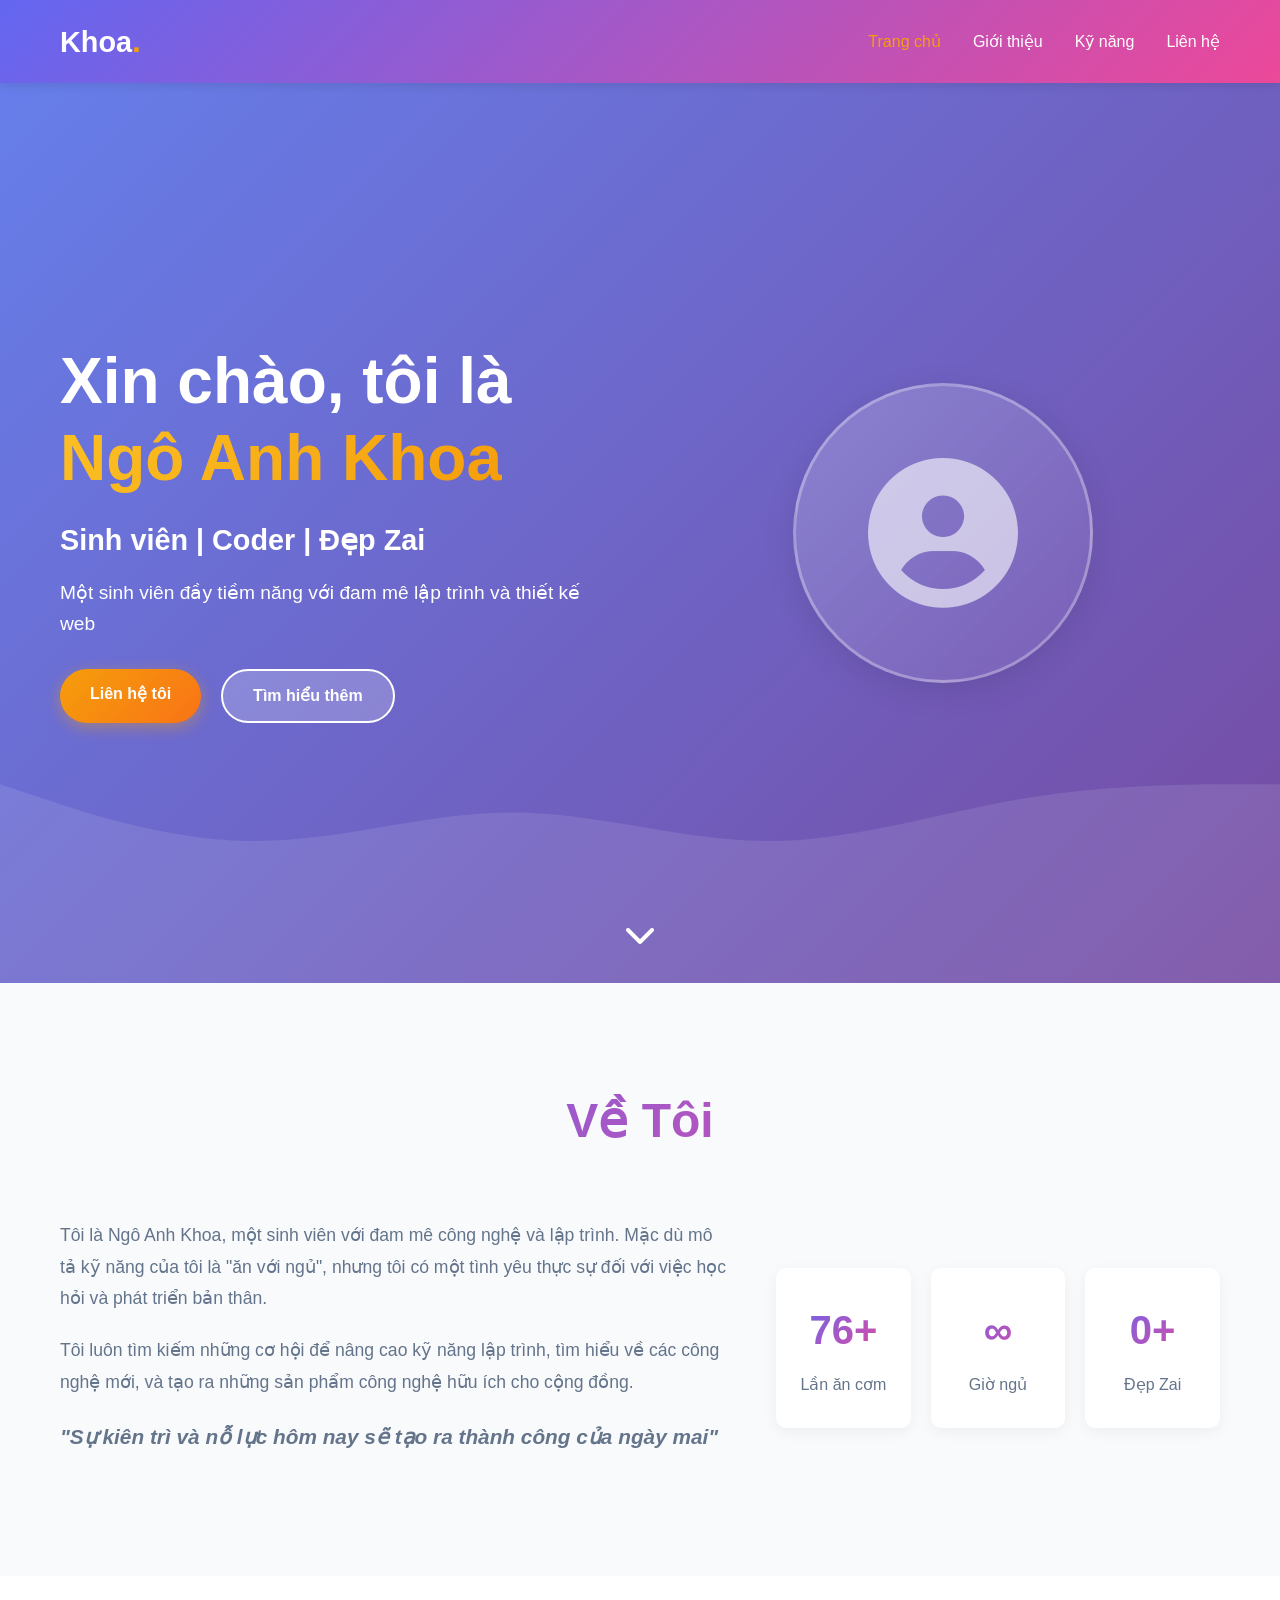
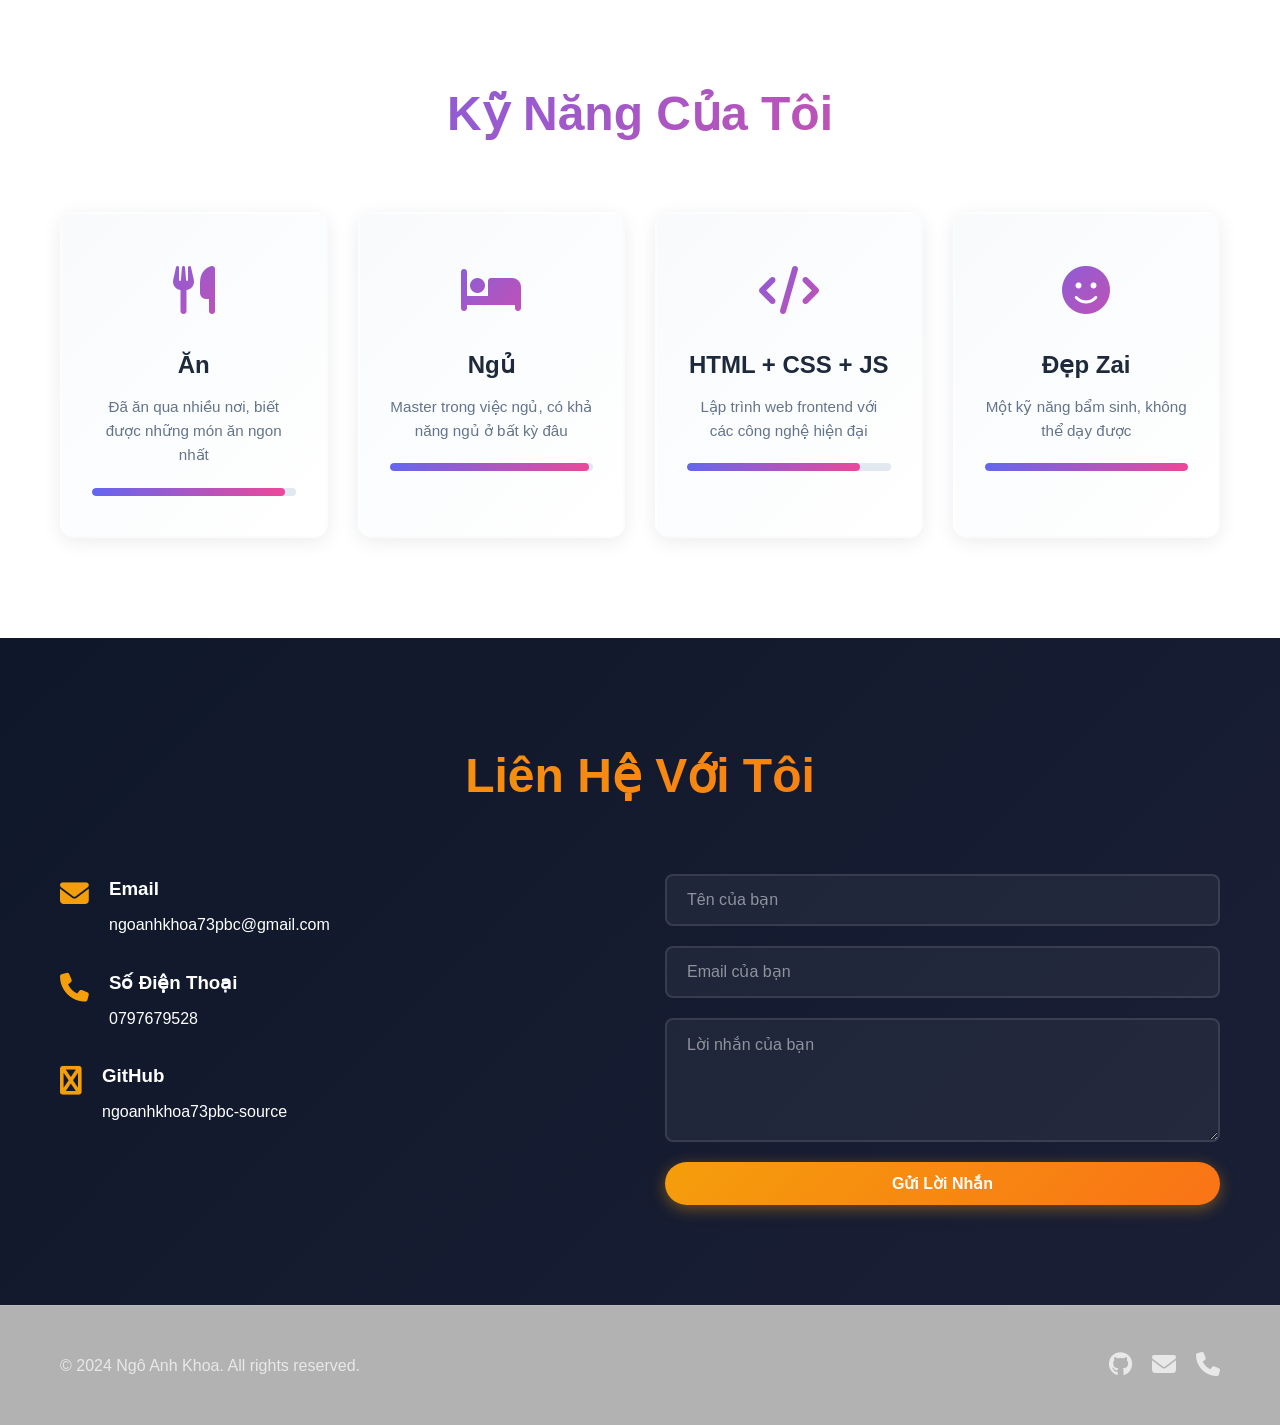
<file: index.html>
<!DOCTYPE html>
<html lang="vi">
<head>
    <meta charset="UTF-8">
    <meta name="viewport" content="width=device-width, initial-scale=1.0">
    <title>Ngô Anh Khoa - Portfolio</title>
    <link rel="stylesheet" href="style.css">
    <link rel="stylesheet" href="https://cdnjs.cloudflare.com/ajax/libs/font-awesome/6.4.0/css/all.min.css">
</head>
<body>
    <!-- Navigation -->
    <nav class="navbar">
        <div class="nav-container">
            <div class="nav-logo">Khoa<span class="logo-accent">.</span></div>
            <ul class="nav-menu">
                <li><a href="#home" class="nav-link">Trang chủ</a></li>
                <li><a href="#about" class="nav-link">Giới thiệu</a></li>
                <li><a href="#skills" class="nav-link">Kỹ năng</a></li>
                <li><a href="#contact" class="nav-link">Liên hệ</a></li>
            </ul>
        </div>
    </nav>

    <!-- Hero Section -->
    <section id="home" class="hero">
        <div class="hero-content">
            <div class="hero-text">
                <h1 class="hero-title">Xin chào, tôi là <span class="highlight">Ngô Anh Khoa</span></h1>
                <p class="hero-subtitle">Sinh viên | Coder | Đẹp Zai</p>
                <p class="hero-description">Một sinh viên đầy tiềm năng với đam mê lập trình và thiết kế web</p>
                <div class="hero-buttons">
                    <a href="#contact" class="btn btn-primary">Liên hệ tôi</a>
                    <a href="#about" class="btn btn-secondary">Tìm hiểu thêm</a>
                </div>
            </div>
            <div class="hero-image">
                <div class="avatar-circle">
                    <i class="fas fa-user-circle"></i>
                </div>
            </div>
        </div>
        <div class="scroll-indicator">
            <i class="fas fa-chevron-down"></i>
        </div>
    </section>

    <!-- About Section -->
    <section id="about" class="about">
        <div class="container">
            <h2 class="section-title">Về Tôi</h2>
            <div class="about-content">
                <div class="about-text">
                    <p>Tôi là Ngô Anh Khoa, một sinh viên với đam mê công nghệ và lập trình. Mặc dù mô tả kỹ năng của tôi là "ăn với ngủ", nhưng tôi có một tình yêu thực sự đối với việc học hỏi và phát triển bản thân.</p>
                    <p>Tôi luôn tìm kiếm những cơ hội để nâng cao kỹ năng lập trình, tìm hiểu về các công nghệ mới, và tạo ra những sản phẩm công nghệ hữu ích cho cộng đồng.</p>
                    <p class="highlight-text">"Sự kiên trì và nỗ lực hôm nay sẽ tạo ra thành công của ngày mai"</p>
                </div>
                <div class="about-stats">
                    <div class="stat">
                        <h3>100+</h3>
                        <p>Lần ăn cơm</p>
                    </div>
                    <div class="stat">
                        <h3>∞</h3>
                        <p>Giờ ngủ</p>
                    </div>
                    <div class="stat">
                        <h3>1</h3>
                        <p>Đẹp Zai</p>
                    </div>
                </div>
            </div>
        </div>
    </section>

    <!-- Skills Section -->
    <section id="skills" class="skills">
        <div class="container">
            <h2 class="section-title">Kỹ Năng Của Tôi</h2>
            <div class="skills-grid">
                <div class="skill-card">
                    <div class="skill-icon"><i class="fas fa-cutlery"></i></div>
                    <h3>Ăn</h3>
                    <p>Đã ăn qua nhiều nơi, biết được những món ăn ngon nhất</p>
                    <div class="skill-bar">
                        <div class="skill-progress" style="width: 95%"></div>
                    </div>
                </div>

                <div class="skill-card">
                    <div class="skill-icon"><i class="fas fa-bed"></i></div>
                    <h3>Ngủ</h3>
                    <p>Master trong việc ngủ, có khả năng ngủ ở bất kỳ đâu</p>
                    <div class="skill-bar">
                        <div class="skill-progress" style="width: 98%"></div>
                    </div>
                </div>

                <div class="skill-card">
                    <div class="skill-icon"><i class="fas fa-code"></i></div>
                    <h3>HTML + CSS + JS</h3>
                    <p>Lập trình web frontend với các công nghệ hiện đại</p>
                    <div class="skill-bar">
                        <div class="skill-progress" style="width: 85%"></div>
                    </div>
                </div>

                <div class="skill-card">
                    <div class="skill-icon"><i class="fas fa-smile"></i></div>
                    <h3>Đẹp Zai</h3>
                    <p>Một kỹ năng bẩm sinh, không thể dạy được</p>
                    <div class="skill-bar">
                        <div class="skill-progress" style="width: 100%"></div>
                    </div>
                </div>
            </div>
        </div>
    </section>

    <!-- Contact Section -->
    <section id="contact" class="contact">
        <div class="container">
            <h2 class="section-title">Liên Hệ Với Tôi</h2>
            <div class="contact-content">
                <div class="contact-info">
                    <div class="contact-item">
                        <i class="fas fa-envelope"></i>
                        <div>
                            <h3>Email</h3>
                            <p><a href="mailto:ngoanhkhoa73pbc@gmail.com">ngoanhkhoa73pbc@gmail.com</a></p>
                        </div>
                    </div>
                    <div class="contact-item">
                        <i class="fas fa-phone"></i>
                        <div>
                            <h3>Số Điện Thoại</h3>
                            <p><a href="tel:0797679528">0797679528</a></p>
                        </div>
                    </div>
                    <div class="contact-item">
                        <i class="fas fa-github"></i>
                        <div>
                            <h3>GitHub</h3>
                            <p><a href="https://github.com/ngoanhkhoa73pbc-source" target="_blank">ngoanhkhoa73pbc-source</a></p>
                        </div>
                    </div>
                </div>
                <form class="contact-form" id="contactForm">
                    <input type="text" placeholder="Tên của bạn" required>
                    <input type="email" placeholder="Email của bạn" required>
                    <textarea placeholder="Lời nhắn của bạn" rows="5" required></textarea>
                    <button type="submit" class="btn btn-primary">Gửi Lời Nhắn</button>
                </form>
            </div>
        </div>
    </section>

    <!-- Footer -->
    <footer class="footer">
        <div class="container">
            <p>&copy; 2024 Ngô Anh Khoa. All rights reserved.</p>
            <div class="social-links">
                <a href="https://github.com/ngoanhkhoa73pbc-source" target="_blank"><i class="fab fa-github"></i></a>
                <a href="mailto:ngoanhkhoa73pbc@gmail.com"><i class="fas fa-envelope"></i></a>
                <a href="tel:0797679528"><i class="fas fa-phone"></i></a>
            </div>
        </div>
    </footer>

    <script src="script.js"></script>
</body>
</html>
</file>
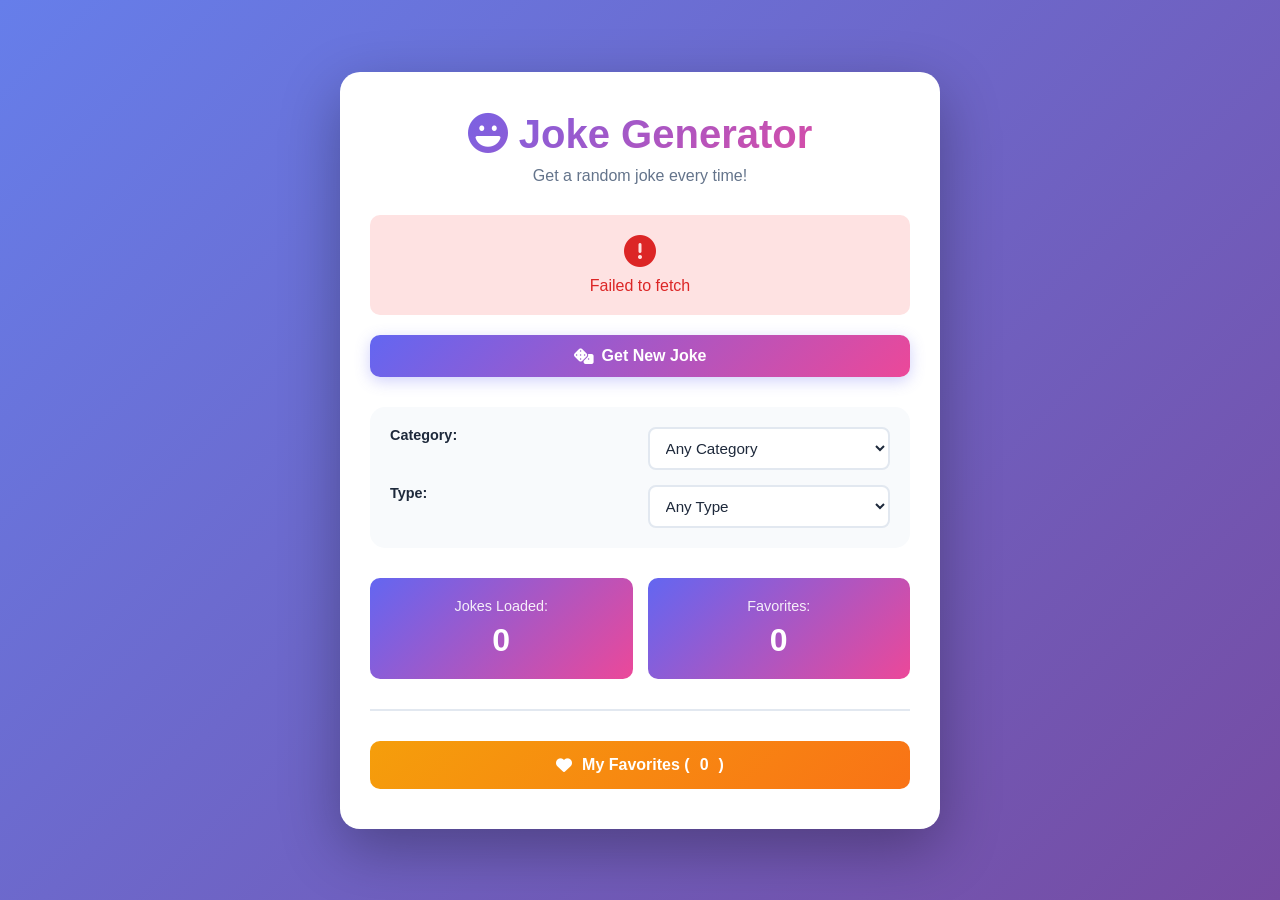
<file: joke-generator.html>
<!DOCTYPE html>
<html lang="en">
<head>
    <meta charset="UTF-8">
    <meta name="viewport" content="width=device-width, initial-scale=1.0">
    <title>Random Joke Generator</title>
    <link rel="stylesheet" href="joke-style.css">
    <link rel="stylesheet" href="https://cdnjs.cloudflare.com/ajax/libs/font-awesome/6.4.0/css/all.min.css">
</head>
<body>
    <div class="container">
        <div class="joke-card">
            <!-- Header -->
            <div class="header">
                <h1><i class="fas fa-laugh"></i> Joke Generator</h1>
                <p class="subtitle">Get a random joke every time!</p>
            </div>

            <!-- Loading State -->
            <div class="loading" id="loading">
                <div class="spinner"></div>
                <p>Loading joke...</p>
            </div>

            <!-- Joke Display -->
            <div class="joke-content" id="jokeContent" style="display: none;">
                <div class="joke-type" id="jokeType">
                    <span class="type-badge" id="typeBadge">Single</span>
                </div>
                <div class="joke-text" id="jokeText">
                    <p id="setup"></p>
                    <p id="delivery" class="delivery-text"></p>
                </div>
                <div class="joke-number">
                    <small id="jokeNumber">Joke #1</small>
                </div>
            </div>

            <!-- Error State -->
            <div class="error-message" id="errorMessage" style="display: none;">
                <i class="fas fa-exclamation-circle"></i>
                <p id="errorText">Something went wrong!</p>
            </div>

            <!-- Controls -->
            <div class="controls">
                <button class="btn btn-primary" id="newJokeBtn" onclick="getNewJoke()">
                    <i class="fas fa-dice"></i> Get New Joke
                </button>
                <button class="btn btn-secondary" id="copyBtn" onclick="copyToClipboard()" style="display: none;">
                    <i class="fas fa-copy"></i> Copy Joke
                </button>
                <button class="btn btn-secondary" id="shareBtn" onclick="shareJoke()" style="display: none;">
                    <i class="fas fa-share-alt"></i> Share
                </button>
            </div>

            <!-- Filters -->
            <div class="filters">
                <label for="jokeCategory">Category:</label>
                <select id="jokeCategory" onchange="getNewJoke()">
                    <option value="">Any Category</option>
                    <option value="general">General</option>
                    <option value="programming">Programming</option>
                    <option value="knock-knock">Knock-Knock</option>
                </select>

                <label for="jokeType">Type:</label>
                <select id="jokeType" onchange="getNewJoke()">
                    <option value="">Any Type</option>
                    <option value="single">Single</option>
                    <option value="twopart">Two-Part</option>
                </select>
            </div>

            <!-- Stats -->
            <div class="stats">
                <div class="stat-item">
                    <span class="stat-label">Jokes Loaded:</span>
                    <span class="stat-value" id="jokeCount">0</span>
                </div>
                <div class="stat-item">
                    <span class="stat-label">Favorites:</span>
                    <span class="stat-value" id="favoriteCount">0</span>
                </div>
            </div>

            <!-- Favorites -->
            <div class="favorites-section">
                <button class="favorites-toggle" id="favoritesToggle" onclick="toggleFavorites()">
                    <i class="fas fa-heart"></i> My Favorites (<span id="favCount">0</span>)
                </button>
                <div class="favorites-list" id="favoritesList" style="display: none;">
                    <div id="favoritesContent"></div>
                    <button class="btn btn-small btn-danger" onclick="clearFavorites()">
                        <i class="fas fa-trash"></i> Clear All
                    </button>
                </div>
            </div>
        </div>
    </div>

    <script src="joke-script.js"></script>
</body>
</html>
</file>
<file: style.css>
:root {
    --primary-color: #6366f1;
    --secondary-color: #ec4899;
    --accent-color: #f59e0b;
    --dark-bg: #0f172a;
    --light-bg: #f8fafc;
    --text-dark: #1e293b;
    --text-light: #64748b;
    --border-color: #e2e8f0;
}

* {
    margin: 0;
    padding: 0;
    box-sizing: border-box;
}

body {
    font-family: 'Segoe UI', Tahoma, Geneva, Verdana, sans-serif;
    color: var(--text-dark);
    line-height: 1.6;
    overflow-x: hidden;
}

.container {
    max-width: 1200px;
    margin: 0 auto;
    padding: 0 20px;
}

/* Navigation */
.navbar {
    background: linear-gradient(135deg, var(--primary-color) 0%, var(--secondary-color) 100%);
    padding: 1rem 0;
    position: sticky;
    top: 0;
    z-index: 1000;
    box-shadow: 0 2px 10px rgba(0, 0, 0, 0.1);
}

.nav-container {
    max-width: 1200px;
    margin: 0 auto;
    padding: 0 20px;
    display: flex;
    justify-content: space-between;
    align-items: center;
}

.nav-logo {
    font-size: 1.8rem;
    font-weight: bold;
    color: white;
    text-decoration: none;
}

.logo-accent {
    color: var(--accent-color);
    font-size: 2rem;
}

.nav-menu {
    display: flex;
    list-style: none;
    gap: 2rem;
}

.nav-link {
    color: white;
    text-decoration: none;
    font-weight: 500;
    transition: all 0.3s ease;
    position: relative;
}

.nav-link:hover {
    transform: translateY(-2px);
    opacity: 0.8;
}

.nav-link::after {
    content: '';
    position: absolute;
    bottom: -5px;
    left: 0;
    width: 0;
    height: 2px;
    background: var(--accent-color);
    transition: width 0.3s ease;
}

.nav-link:hover::after {
    width: 100%;
}

/* Hero Section */
.hero {
    background: linear-gradient(135deg, #667eea 0%, #764ba2 100%);
    color: white;
    padding: 100px 0;
    min-height: 100vh;
    display: flex;
    flex-direction: column;
    justify-content: center;
    align-items: center;
    position: relative;
    overflow: hidden;
}

.hero::before {
    content: '';
    position: absolute;
    top: 0;
    left: 0;
    right: 0;
    bottom: 0;
    background: url('data:image/svg+xml,<svg xmlns="http://www.w3.org/2000/svg" viewBox="0 0 1440 320"><path fill="rgba(255,255,255,0.1)" fill-opacity="1" d="M0,96L48,112C96,128,192,160,288,160C384,160,480,128,576,128C672,128,768,160,864,160C960,160,1056,128,1152,112C1248,96,1344,96,1392,96L1440,96L1440,320L1392,320C1344,320,1248,320,1152,320C1056,320,960,320,864,320C768,320,672,320,576,320C480,320,384,320,288,320C192,320,96,320,48,320L0,320Z"></path></svg>');
    background-repeat: no-repeat;
    background-position: bottom;
    pointer-events: none;
}

.hero-content {
    display: grid;
    grid-template-columns: 1fr 1fr;
    gap: 50px;
    align-items: center;
    position: relative;
    z-index: 1;
    max-width: 1200px;
    margin: 0 auto;
    padding: 0 20px;
    width: 100%;
}

.hero-text h1 {
    font-size: 4rem;
    margin-bottom: 20px;
    line-height: 1.2;
    animation: slideInLeft 0.8s ease;
}

.highlight {
    background: linear-gradient(120deg, #fbbf24 0%, #f59e0b 100%);
    -webkit-background-clip: text;
    -webkit-text-fill-color: transparent;
    background-clip: text;
}

.hero-subtitle {
    font-size: 1.8rem;
    margin-bottom: 15px;
    font-weight: 600;
    animation: slideInLeft 0.8s ease 0.1s both;
}

.hero-description {
    font-size: 1.2rem;
    margin-bottom: 30px;
    opacity: 0.9;
    animation: slideInLeft 0.8s ease 0.2s both;
}

.hero-buttons {
    display: flex;
    gap: 20px;
    animation: slideInLeft 0.8s ease 0.3s both;
}

.btn {
    padding: 12px 30px;
    border-radius: 50px;
    border: none;
    font-size: 1rem;
    font-weight: 600;
    cursor: pointer;
    transition: all 0.3s ease;
    text-decoration: none;
    display: inline-block;
}

.btn-primary {
    background: linear-gradient(135deg, var(--accent-color) 0%, #f97316 100%);
    color: white;
    box-shadow: 0 4px 15px rgba(245, 158, 11, 0.4);
}

.btn-primary:hover {
    transform: translateY(-3px);
    box-shadow: 0 6px 20px rgba(245, 158, 11, 0.6);
}

.btn-secondary {
    background: rgba(255, 255, 255, 0.2);
    color: white;
    border: 2px solid white;
}

.btn-secondary:hover {
    background: rgba(255, 255, 255, 0.3);
    transform: translateY(-3px);
}

.hero-image {
    display: flex;
    justify-content: center;
    align-items: center;
    animation: slideInRight 0.8s ease;
}

.avatar-circle {
    width: 300px;
    height: 300px;
    border-radius: 50%;
    background: linear-gradient(135deg, rgba(255, 255, 255, 0.2) 0%, rgba(255, 255, 255, 0.05) 100%);
    border: 3px solid rgba(255, 255, 255, 0.3);
    display: flex;
    justify-content: center;
    align-items: center;
    font-size: 150px;
    color: rgba(255, 255, 255, 0.6);
    box-shadow: 0 8px 32px rgba(0, 0, 0, 0.1);
    backdrop-filter: blur(10px);
}

.scroll-indicator {
    position: absolute;
    bottom: 30px;
    left: 50%;
    transform: translateX(-50%);
    animation: bounce 2s infinite;
    cursor: pointer;
    z-index: 2;
}

.scroll-indicator i {
    font-size: 2rem;
    color: white;
}

@keyframes bounce {
    0%, 100% {
        transform: translateX(-50%) translateY(0);
    }
    50% {
        transform: translateX(-50%) translateY(10px);
    }
}

@keyframes slideInLeft {
    from {
        opacity: 0;
        transform: translateX(-50px);
    }
    to {
        opacity: 1;
        transform: translateX(0);
    }
}

@keyframes slideInRight {
    from {
        opacity: 0;
        transform: translateX(50px);
    }
    to {
        opacity: 1;
        transform: translateX(0);
    }
}

/* About Section */
.about {
    padding: 100px 0;
    background: var(--light-bg);
}

.section-title {
    font-size: 3rem;
    text-align: center;
    margin-bottom: 60px;
    background: linear-gradient(135deg, var(--primary-color) 0%, var(--secondary-color) 100%);
    -webkit-background-clip: text;
    -webkit-text-fill-color: transparent;
    background-clip: text;
}

.about-content {
    display: grid;
    grid-template-columns: 1.5fr 1fr;
    gap: 50px;
    align-items: center;
}

.about-text p {
    font-size: 1.1rem;
    margin-bottom: 20px;
    color: var(--text-light);
    line-height: 1.8;
}

.highlight-text {
    font-style: italic;
    color: var(--primary-color);
    font-weight: 600;
    font-size: 1.3rem !important;
}

.about-stats {
    display: grid;
    grid-template-columns: 1fr 1fr 1fr;
    gap: 20px;
}

.stat {
    background: white;
    padding: 30px 20px;
    border-radius: 10px;
    text-align: center;
    box-shadow: 0 4px 15px rgba(0, 0, 0, 0.05);
    transition: all 0.3s ease;
}

.stat:hover {
    transform: translateY(-10px);
    box-shadow: 0 8px 25px rgba(0, 0, 0, 0.1);
}

.stat h3 {
    font-size: 2.5rem;
    background: linear-gradient(135deg, var(--primary-color) 0%, var(--secondary-color) 100%);
    -webkit-background-clip: text;
    -webkit-text-fill-color: transparent;
    background-clip: text;
    margin-bottom: 10px;
}

.stat p {
    color: var(--text-light);
    font-weight: 500;
}

/* Skills Section */
.skills {
    padding: 100px 0;
    background: white;
}

.skills-grid {
    display: grid;
    grid-template-columns: repeat(auto-fit, minmax(250px, 1fr));
    gap: 30px;
}

.skill-card {
    background: linear-gradient(135deg, var(--light-bg) 0%, white 100%);
    padding: 40px 30px;
    border-radius: 15px;
    text-align: center;
    box-shadow: 0 4px 20px rgba(0, 0, 0, 0.08);
    transition: all 0.3s ease;
    border: 2px solid transparent;
}

.skill-card:hover {
    transform: translateY(-10px);
    border-color: var(--primary-color);
    box-shadow: 0 8px 30px rgba(99, 102, 241, 0.2);
}

.skill-icon {
    font-size: 3rem;
    margin-bottom: 15px;
    background: linear-gradient(135deg, var(--primary-color) 0%, var(--secondary-color) 100%);
    -webkit-background-clip: text;
    -webkit-text-fill-color: transparent;
    background-clip: text;
}

.skill-card h3 {
    font-size: 1.5rem;
    margin-bottom: 10px;
    color: var(--text-dark);
}

.skill-card p {
    color: var(--text-light);
    margin-bottom: 20px;
    font-size: 0.95rem;
}

.skill-bar {
    width: 100%;
    height: 8px;
    background: var(--border-color);
    border-radius: 10px;
    overflow: hidden;
}

.skill-progress {
    height: 100%;
    background: linear-gradient(90deg, var(--primary-color) 0%, var(--secondary-color) 100%);
    border-radius: 10px;
    animation: fillBar 1.5s ease-out;
}

@keyframes fillBar {
    from {
        width: 0 !important;
    }
}

/* Contact Section */
.contact {
    padding: 100px 0;
    background: linear-gradient(135deg, var(--dark-bg) 0%, #1a1f35 100%);
    color: white;
}

.contact .section-title {
    color: white;
    background: linear-gradient(135deg, var(--accent-color) 0%, #f97316 100%);
    -webkit-background-clip: text;
    -webkit-text-fill-color: transparent;
    background-clip: text;
}

.contact-content {
    display: grid;
    grid-template-columns: 1fr 1fr;
    gap: 50px;
    margin-top: 50px;
}

.contact-info {
    display: flex;
    flex-direction: column;
    gap: 30px;
}

.contact-item {
    display: flex;
    gap: 20px;
    align-items: flex-start;
}

.contact-item i {
    font-size: 1.8rem;
    color: var(--accent-color);
    margin-top: 5px;
}

.contact-item h3 {
    margin-bottom: 8px;
}

.contact-item p {
    color: rgba(255, 255, 255, 0.7);
}

.contact-item a {
    color: white;
    text-decoration: none;
    transition: all 0.3s ease;
}

.contact-item a:hover {
    color: var(--accent-color);
    text-decoration: underline;
}

.contact-form {
    display: flex;
    flex-direction: column;
    gap: 20px;
}

.contact-form input,
.contact-form textarea {
    padding: 15px 20px;
    border: 2px solid rgba(255, 255, 255, 0.1);
    border-radius: 8px;
    background: rgba(255, 255, 255, 0.05);
    color: white;
    font-family: inherit;
    font-size: 1rem;
    transition: all 0.3s ease;
}

.contact-form input::placeholder,
.contact-form textarea::placeholder {
    color: rgba(255, 255, 255, 0.5);
}

.contact-form input:focus,
.contact-form textarea:focus {
    outline: none;
    border-color: var(--accent-color);
    background: rgba(255, 255, 255, 0.1);
}

/* Footer */
.footer {
    background: rgba(0, 0, 0, 0.3);
    color: rgba(255, 255, 255, 0.7);
    padding: 40px 0;
    border-top: 1px solid rgba(255, 255, 255, 0.1);
}

.footer .container {
    display: flex;
    justify-content: space-between;
    align-items: center;
}

.social-links {
    display: flex;
    gap: 20px;
}

.social-links a {
    color: rgba(255, 255, 255, 0.7);
    font-size: 1.5rem;
    transition: all 0.3s ease;
}

.social-links a:hover {
    color: var(--accent-color);
    transform: translateY(-3px);
}

/* Responsive */
@media (max-width: 768px) {
    .nav-menu {
        gap: 1rem;
    }

    .hero-content {
        grid-template-columns: 1fr;
        padding: 50px 20px;
    }

    .hero-text h1 {
        font-size: 2.5rem;
    }

    .hero-subtitle {
        font-size: 1.3rem;
    }

    .hero-buttons {
        flex-direction: column;
    }

    .btn {
        width: 100%;
        text-align: center;
    }

    .avatar-circle {
        width: 200px;
        height: 200px;
        font-size: 100px;
    }

    .about-content {
        grid-template-columns: 1fr;
    }

    .about-stats {
        grid-template-columns: 1fr;
    }

    .contact-content {
        grid-template-columns: 1fr;
    }

    .footer .container {
        flex-direction: column;
        gap: 20px;
        text-align: center;
    }

    .section-title {
        font-size: 2rem;
    }
}
</file>
<file: joke-style.css>
* {
    margin: 0;
    padding: 0;
    box-sizing: border-box;
}

:root {
    --primary-color: #6366f1;
    --secondary-color: #ec4899;
    --accent-color: #f59e0b;
    --success-color: #10b981;
    --danger-color: #ef4444;
    --light-bg: #f8fafc;
    --dark-bg: #0f172a;
    --text-dark: #1e293b;
    --text-light: #64748b;
    --border-color: #e2e8f0;
}

body {
    font-family: 'Segoe UI', Tahoma, Geneva, Verdana, sans-serif;
    background: linear-gradient(135deg, #667eea 0%, #764ba2 100%);
    min-height: 100vh;
    display: flex;
    justify-content: center;
    align-items: center;
    padding: 20px;
}

.container {
    width: 100%;
    max-width: 600px;
}

.joke-card {
    background: white;
    border-radius: 20px;
    box-shadow: 0 20px 60px rgba(0, 0, 0, 0.3);
    padding: 40px 30px;
    animation: slideInUp 0.5s ease;
}

@keyframes slideInUp {
    from {
        opacity: 0;
        transform: translateY(30px);
    }
    to {
        opacity: 1;
        transform: translateY(0);
    }
}

/* Header */
.header {
    text-align: center;
    margin-bottom: 30px;
}

.header h1 {
    font-size: 2.5rem;
    color: var(--text-dark);
    margin-bottom: 10px;
    background: linear-gradient(135deg, var(--primary-color) 0%, var(--secondary-color) 100%);
    -webkit-background-clip: text;
    -webkit-text-fill-color: transparent;
    background-clip: text;
}

.subtitle {
    color: var(--text-light);
    font-size: 1rem;
    font-weight: 500;
}

/* Loading State */
.loading {
    text-align: center;
    padding: 40px 20px;
}

.spinner {
    width: 50px;
    height: 50px;
    border: 4px solid var(--border-color);
    border-top: 4px solid var(--primary-color);
    border-radius: 50%;
    animation: spin 0.8s linear infinite;
    margin: 0 auto 20px;
}

@keyframes spin {
    0% { transform: rotate(0deg); }
    100% { transform: rotate(360deg); }
}

.loading p {
    color: var(--text-light);
    font-size: 1rem;
}

/* Joke Content */
.joke-content {
    animation: fadeIn 0.5s ease;
}

@keyframes fadeIn {
    from {
        opacity: 0;
    }
    to {
        opacity: 1;
    }
}

.joke-type {
    text-align: center;
    margin-bottom: 20px;
}

.type-badge {
    display: inline-block;
    padding: 5px 15px;
    background: linear-gradient(135deg, var(--primary-color) 0%, var(--secondary-color) 100%);
    color: white;
    border-radius: 20px;
    font-size: 0.85rem;
    font-weight: 600;
    text-transform: uppercase;
}

.joke-text {
    background: linear-gradient(135deg, var(--light-bg) 0%, #f1f5f9 100%);
    padding: 25px;
    border-radius: 15px;
    margin-bottom: 20px;
    min-height: 100px;
    display: flex;
    flex-direction: column;
    justify-content: center;
}

.joke-text p {
    font-size: 1.1rem;
    color: var(--text-dark);
    line-height: 1.6;
    margin-bottom: 15px;
}

.joke-text p:last-child {
    margin-bottom: 0;
}

.delivery-text {
    font-weight: 600;
    color: var(--primary-color);
    margin-top: 15px;
    padding-top: 15px;
    border-top: 2px solid var(--border-color);
}

.joke-number {
    text-align: center;
    margin-bottom: 20px;
}

.joke-number small {
    color: var(--text-light);
    font-size: 0.9rem;
}

/* Error State */
.error-message {
    background: #fee2e2;
    color: #dc2626;
    padding: 20px;
    border-radius: 10px;
    text-align: center;
    margin-bottom: 20px;
}

.error-message i {
    font-size: 2rem;
    margin-bottom: 10px;
    display: block;
}

.error-message p {
    margin: 0;
    font-size: 1rem;
}

/* Controls */
.controls {
    display: flex;
    gap: 10px;
    margin-bottom: 30px;
    flex-wrap: wrap;
}

.btn {
    flex: 1;
    min-width: 120px;
    padding: 12px 20px;
    border: none;
    border-radius: 10px;
    font-size: 1rem;
    font-weight: 600;
    cursor: pointer;
    transition: all 0.3s ease;
    display: flex;
    align-items: center;
    justify-content: center;
    gap: 8px;
    text-decoration: none;
}

.btn-primary {
    background: linear-gradient(135deg, var(--primary-color) 0%, var(--secondary-color) 100%);
    color: white;
    box-shadow: 0 4px 15px rgba(99, 102, 241, 0.3);
}

.btn-primary:hover {
    transform: translateY(-2px);
    box-shadow: 0 6px 20px rgba(99, 102, 241, 0.4);
}

.btn-primary:active {
    transform: translateY(0);
}

.btn-secondary {
    background: var(--light-bg);
    color: var(--text-dark);
    border: 2px solid var(--border-color);
}

.btn-secondary:hover {
    border-color: var(--primary-color);
    background: linear-gradient(135deg, rgba(99, 102, 241, 0.1) 0%, rgba(236, 72, 153, 0.1) 100%);
    color: var(--primary-color);
}

.btn-small {
    padding: 8px 16px;
    font-size: 0.9rem;
    min-width: auto;
}

.btn-danger {
    background: var(--danger-color);
    color: white;
}

.btn-danger:hover {
    opacity: 0.9;
}

/* Filters */
.filters {
    background: var(--light-bg);
    padding: 20px;
    border-radius: 15px;
    margin-bottom: 30px;
    display: grid;
    grid-template-columns: 1fr 1fr;
    gap: 15px;
}

.filters label {
    display: block;
    color: var(--text-dark);
    font-weight: 600;
    margin-bottom: 8px;
    font-size: 0.9rem;
}

.filters select {
    width: 100%;
    padding: 10px 12px;
    border: 2px solid var(--border-color);
    border-radius: 8px;
    background: white;
    color: var(--text-dark);
    font-size: 0.95rem;
    cursor: pointer;
    transition: all 0.3s ease;
}

.filters select:hover {
    border-color: var(--primary-color);
}

.filters select:focus {
    outline: none;
    border-color: var(--primary-color);
    box-shadow: 0 0 0 3px rgba(99, 102, 241, 0.1);
}

/* Stats */
.stats {
    display: grid;
    grid-template-columns: 1fr 1fr;
    gap: 15px;
    margin-bottom: 30px;
}

.stat-item {
    background: linear-gradient(135deg, var(--primary-color) 0%, var(--secondary-color) 100%);
    color: white;
    padding: 20px;
    border-radius: 10px;
    text-align: center;
}

.stat-label {
    display: block;
    font-size: 0.9rem;
    opacity: 0.9;
    margin-bottom: 8px;
}

.stat-value {
    display: block;
    font-size: 2rem;
    font-weight: bold;
}

/* Favorites Section */
.favorites-section {
    border-top: 2px solid var(--border-color);
    padding-top: 30px;
}

.favorites-toggle {
    width: 100%;
    padding: 15px 20px;
    background: linear-gradient(135deg, var(--accent-color) 0%, #f97316 100%);
    color: white;
    border: none;
    border-radius: 10px;
    font-size: 1rem;
    font-weight: 600;
    cursor: pointer;
    transition: all 0.3s ease;
    display: flex;
    align-items: center;
    justify-content: center;
    gap: 10px;
}

.favorites-toggle:hover {
    transform: translateY(-2px);
    box-shadow: 0 4px 15px rgba(245, 158, 11, 0.3);
}

.favorites-list {
    animation: slideDown 0.3s ease;
    margin-top: 20px;
    max-height: 400px;
    overflow-y: auto;
}

@keyframes slideDown {
    from {
        opacity: 0;
        transform: translateY(-10px);
    }
    to {
        opacity: 1;
        transform: translateY(0);
    }
}

#favoritesContent {
    margin-bottom: 20px;
}

.favorite-item {
    background: var(--light-bg);
    padding: 15px;
    border-radius: 10px;
    margin-bottom: 10px;
    border-left: 4px solid var(--accent-color);
    display: flex;
    justify-content: space-between;
    align-items: flex-start;
    gap: 10px;
}

.favorite-item p {
    flex: 1;
    color: var(--text-dark);
    font-size: 0.95rem;
    line-height: 1.5;
    margin: 0;
}

.favorite-item button {
    background: var(--danger-color);
    color: white;
    border: none;
    padding: 5px 10px;
    border-radius: 5px;
    cursor: pointer;
    font-size: 0.8rem;
    white-space: nowrap;
    transition: all 0.3s ease;
}

.favorite-item button:hover {
    opacity: 0.9;
}

.empty-message {
    text-align: center;
    color: var(--text-light);
    padding: 20px;
    font-size: 0.95rem;
}

/* Responsive */
@media (max-width: 480px) {
    .joke-card {
        padding: 25px 20px;
    }

    .header h1 {
        font-size: 2rem;
    }

    .controls {
        flex-direction: column;
    }

    .btn {
        min-width: 100%;
    }

    .filters {
        grid-template-columns: 1fr;
    }

    .joke-text {
        padding: 20px;
    }

    .joke-text p {
        font-size: 1rem;
    }
}
</file>
